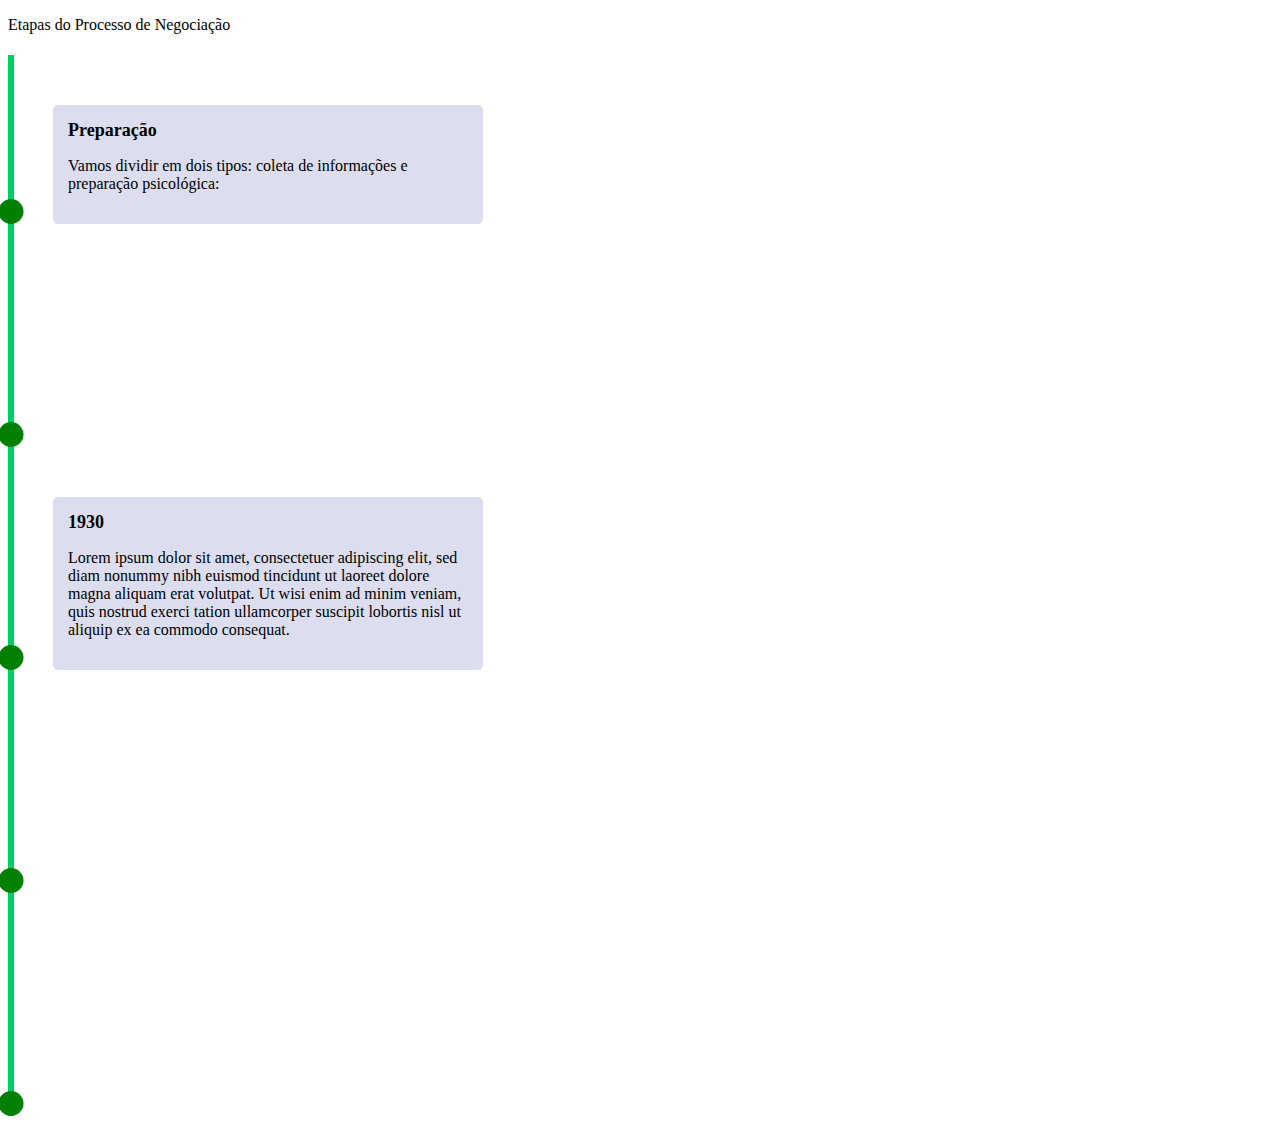
<file: roxo/index.html>
<!DOCTYPE html>
<html lang="en">
<head>
    <meta charset="UTF-8">
    <meta name="viewport" content="width=device-width, initial-scale=1.0">
    <title>Document</title>
    <link rel="stylesheet" href="style.css">
    <script src="script.js" defer></script>
</head>
<body>
    <body>
        <!--  inicio timeline -->
        
        <div class="text-center text-uppercase">
          <p>Etapas do Processo de Negociação</p>
        </div>
      
        
      <div class="container">
        <ul class="timelineul" id="timeLine">
          <li>
            <div>
              <time>Preparação <i class="bi bi-person-check-fill"></i></time>
              <p>Vamos dividir em dois tipos: coleta de informações e preparação psicológica:</p>
            </div>
            
          </li>
          <li>
            <div>
              <time>1920</time>
              <p>Lorem ipsum dolor sit amet, consectetuer adipiscing elit, sed diam nonummy nibh euismod tincidunt ut laoreet dolore magna aliquam erat volutpat. Ut wisi enim ad minim veniam, quis nostrud exerci tation ullamcorper suscipit lobortis nisl ut aliquip ex ea commodo consequat. 
    </p>
            </div>
          </li>
          <li>
            <div>
              <time>1930</time>
              <p>Lorem ipsum dolor sit amet, consectetuer adipiscing elit, sed diam nonummy nibh euismod tincidunt ut laoreet dolore magna aliquam erat volutpat. Ut wisi enim ad minim veniam, quis nostrud exerci tation ullamcorper suscipit lobortis nisl ut aliquip ex ea commodo consequat. 
    </p>
            </div>
          </li>
          <li>
            <div>
              <time>1940</time>
              <p>Lorem ipsum dolor sit amet, consectetuer adipiscing elit, sed diam nonummy nibh euismod tincidunt ut laoreet dolore magna aliquam erat volutpat. Ut wisi enim ad minim veniam, quis nostrud exerci tation ullamcorper suscipit lobortis nisl ut aliquip ex ea commodo consequat. 
    </p>
            </div>
          </li>
          <li>
            <div>
              <time>1950</time>
              <p>Lorem ipsum dolor sit amet, consectetuer adipiscing elit, sed diam nonummy nibh euismod tincidunt ut laoreet dolore magna aliquam erat volutpat. Ut wisi enim ad minim veniam, quis nostrud exerci tation ullamcorper suscipit lobortis nisl ut aliquip ex ea commodo consequat. 
    </p>
            </div>
          </li>
        </ul>
        
      </div>
       
         <!-- fim da timeline -->
      </body>
</body>
</html>
</file>
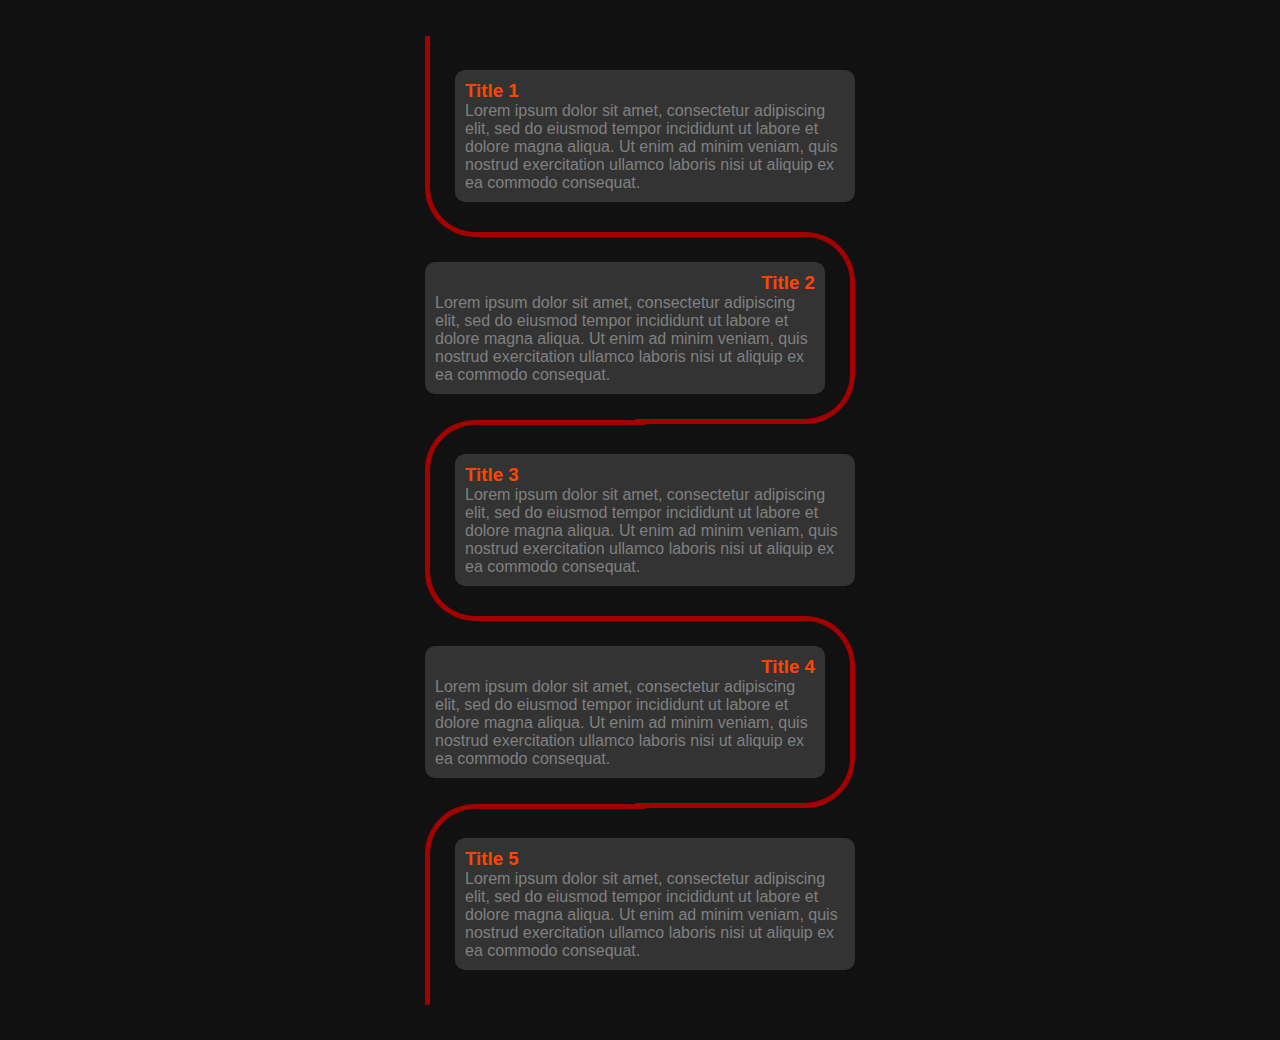
<file: timeline/index.html>
<!DOCTYPE html>
<html lang="pt-br">
<head>
    <meta charset="UTF-8">
    <meta name="viewport" content="width=device-width, initial-scale=1.0">
    <title>timeline</title>
    <link rel="stylesheet" href="style.css">
</head>
<body>
    <div class="timeline01">
        <div class="outer">
          <div class="card01">
            <div class="info">
              <h3 class="title01">Title 1</h3>
              <p>Lorem ipsum dolor sit amet, consectetur adipiscing elit, sed do eiusmod tempor incididunt ut labore et dolore magna aliqua. Ut enim ad minim veniam, quis nostrud exercitation ullamco laboris nisi ut aliquip ex ea commodo consequat. </p>
            </div>
          </div>
          <div class="card01">
            <div class="info">
              <h3 class="title01">Title 2</h3>
              <p>Lorem ipsum dolor sit amet, consectetur adipiscing elit, sed do eiusmod tempor incididunt ut labore et dolore magna aliqua. Ut enim ad minim veniam, quis nostrud exercitation ullamco laboris nisi ut aliquip ex ea commodo consequat. </p>
            </div>
          </div>
          <div class="card01">
            <div class="info">
              <h3 class="title01">Title 3</h3>
              <p>Lorem ipsum dolor sit amet, consectetur adipiscing elit, sed do eiusmod tempor incididunt ut labore et dolore magna aliqua. Ut enim ad minim veniam, quis nostrud exercitation ullamco laboris nisi ut aliquip ex ea commodo consequat. </p>
            </div>
          </div>
          <div class="card01">
            <div class="info">
              <h3 class="title01">Title 4</h3>
              <p>Lorem ipsum dolor sit amet, consectetur adipiscing elit, sed do eiusmod tempor incididunt ut labore et dolore magna aliqua. Ut enim ad minim veniam, quis nostrud exercitation ullamco laboris nisi ut aliquip ex ea commodo consequat. </p>
            </div>
          </div>
          <div class="card01">
            <div class="info">
              <h3 class="title01">Title 5</h3>
              <p>Lorem ipsum dolor sit amet, consectetur adipiscing elit, sed do eiusmod tempor incididunt ut labore et dolore magna aliqua. Ut enim ad minim veniam, quis nostrud exercitation ullamco laboris nisi ut aliquip ex ea commodo consequat. </p>
            </div>
          </div>
        </div>
      </div>
</body>
</html>
</file>
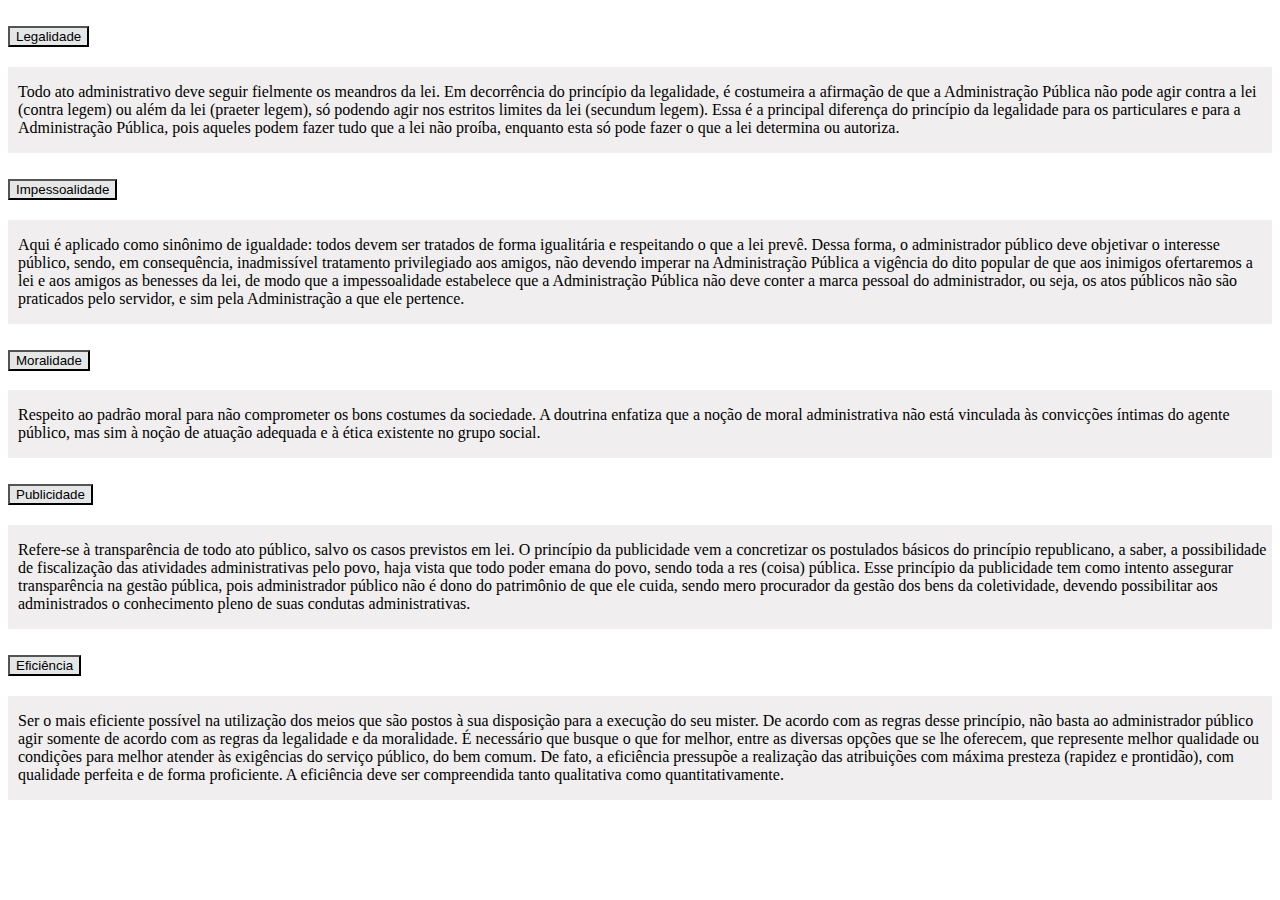
<file: accordion/inde.html>
<!DOCTYPE html>
<html lang="en">
<head>
    <meta charset="UTF-8">
    <meta name="viewport" content="width=device-width, initial-scale=1.0">
    <title>Document</title>
    <link href="https://cdn.jsdelivr.net/npm/bootstrap@5.3.2/dist/css/bootstrap.min.css" rel="stylesheet" integrity="sha384-T3c6CoIi6uLrA9TneNEoa7RxnatzjcDSCmG1MXxSR1GAsXEV/Dwwykc2MPK8M2HN" crossorigin="anonymous">
<script src="https://cdn.jsdelivr.net/npm/bootstrap@5.3.2/dist/js/bootstrap.bundle.min.js" integrity="sha384-C6RzsynM9kWDrMNeT87bh95OGNyZPhcTNXj1NW7RuBCsyN/o0jlpcV8Qyq46cDfL" crossorigin="anonymous"></script>
<link rel="stylesheet" href="style.css">
</head>
<body>
    
    <div class="container">
        <div class="accordion" id="accordionExample">
     <div class="accordion-item mt-2">
       <h2 class="accordion-header">
         <button class="accordion-button" type="button" data-bs-toggle="collapse" data-bs-target="#collapseOne" aria-expanded="true" aria-controls="collapseOne">
           Legalidade
         </button>
       </h2>
       <div id="collapseOne" class="accordion-collapse collapse show" data-bs-parent="#accordionExample">
         <div class="accordion-body sem-borda">
           <p>Todo ato administrativo deve seguir fielmente os meandros da lei. Em decorrência do princípio da legalidade, é costumeira a afirmação de que a Administração Pública não pode agir contra a lei (contra legem) ou além da lei (praeter legem), só podendo agir nos estritos limites da lei (secundum legem). Essa é a principal diferença do princípio da legalidade para os particulares e para a Administração Pública, pois aqueles podem fazer tudo que a lei não proíba, enquanto esta só pode fazer o que a lei determina ou autoriza.</p>
         </div>
       </div>
     </div>
   
     <div class="accordion-item mt-2">
       <h2 class="accordion-header">
         <button class="accordion-button collapsed" type="button" data-bs-toggle="collapse" data-bs-target="#collapseTwo" aria-expanded="false" aria-controls="collapseTwo">
           Impessoalidade
         </button>
       </h2>
       <div id="collapseTwo" class="accordion-collapse collapse" data-bs-parent="#accordionExample">
         <div class="accordion-body sem-borda">
           <p>Aqui é aplicado como sinônimo de igualdade: todos devem ser tratados de forma igualitária e respeitando o que a lei prevê. Dessa forma, o administrador público deve objetivar o interesse público, sendo, em consequência, inadmissível tratamento privilegiado aos amigos, não devendo imperar na Administração Pública a vigência do dito popular de que aos inimigos ofertaremos a lei e aos amigos as benesses da lei, de modo que a impessoalidade estabelece que a Administração Pública não deve conter a marca pessoal do administrador, ou seja, os atos públicos não são praticados pelo servidor, e sim pela Administração a que ele pertence.</p>
         </div>
       </div>
     </div>
   
     <div class="accordion-item mt-2">
       <h2 class="accordion-header">
         <button class="accordion-button collapsed" type="button" data-bs-toggle="collapse" data-bs-target="#collapseThree" aria-expanded="false" aria-controls="collapseThree">
           Moralidade
         </button>
       </h2>
       <div id="collapseThree" class="accordion-collapse collapse" data-bs-parent="#accordionExample">
         <div class="accordion-body sem-borda">
           <p>Respeito ao padrão moral para não comprometer os bons costumes da sociedade. A doutrina enfatiza que a noção de moral administrativa não está vinculada às convicções íntimas do agente público, mas sim à noção de atuação adequada e à ética existente no grupo social.</p>
         </div>
       </div>
     </div>
   
     <div class="accordion-item mt-2">
       <h2 class="accordion-header">
         <button class="accordion-button collapsed" type="button" data-bs-toggle="collapse" data-bs-target="#collapseFour" aria-expanded="false" aria-controls="collapseFour">
           Publicidade
         </button>
       </h2>
       <div id="collapseFour" class="accordion-collapse collapse" data-bs-parent="#accordionExample">
         <div class="accordion-body sem-borda">
           <p>Refere-se à transparência de todo ato público, salvo os casos previstos em lei. O princípio da publicidade vem a concretizar os postulados básicos do princípio republicano, a saber, a possibilidade de fiscalização das atividades administrativas pelo povo, haja vista que todo poder emana do povo, sendo toda a res (coisa) pública. Esse princípio da publicidade tem como intento assegurar transparência na gestão pública, pois administrador público não é dono do patrimônio de que ele cuida, sendo mero procurador da gestão dos bens da coletividade, devendo possibilitar aos administrados o conhecimento pleno de suas condutas administrativas.</p>
         </div>
       </div>
     </div>
   
   
     <div class="accordion-item mt-2">
       <h2 class="accordion-header">
         <button class="accordion-button collapsed" type="button" data-bs-toggle="collapse" data-bs-target="#collapseFive" aria-expanded="false" aria-controls="collapseFive">
           Eficiência
         </button>
       </h2>
       <div id="collapseFive" class="accordion-collapse collapse" data-bs-parent="#accordionExample">
         <div class="accordion-body sem-borda">
           <p>Ser o mais eficiente possível na utilização dos meios que são postos à sua disposição para a execução do seu mister. De acordo com as regras desse princípio, não basta ao administrador público agir somente de acordo com as regras da legalidade e da moralidade. É necessário que busque o que for melhor, entre as diversas opções que se lhe oferecem, que represente melhor qualidade ou condições para melhor atender às exigências do serviço público, do bem comum. De fato, a eficiência pressupõe a realização das atribuições com máxima presteza (rapidez e prontidão), com qualidade perfeita e de forma proficiente. A eficiência deve ser compreendida tanto qualitativa como quantitativamente.</p>
         </div>
       </div>
     </div>
   </div>
   </div>
</body>
</html>
</file>
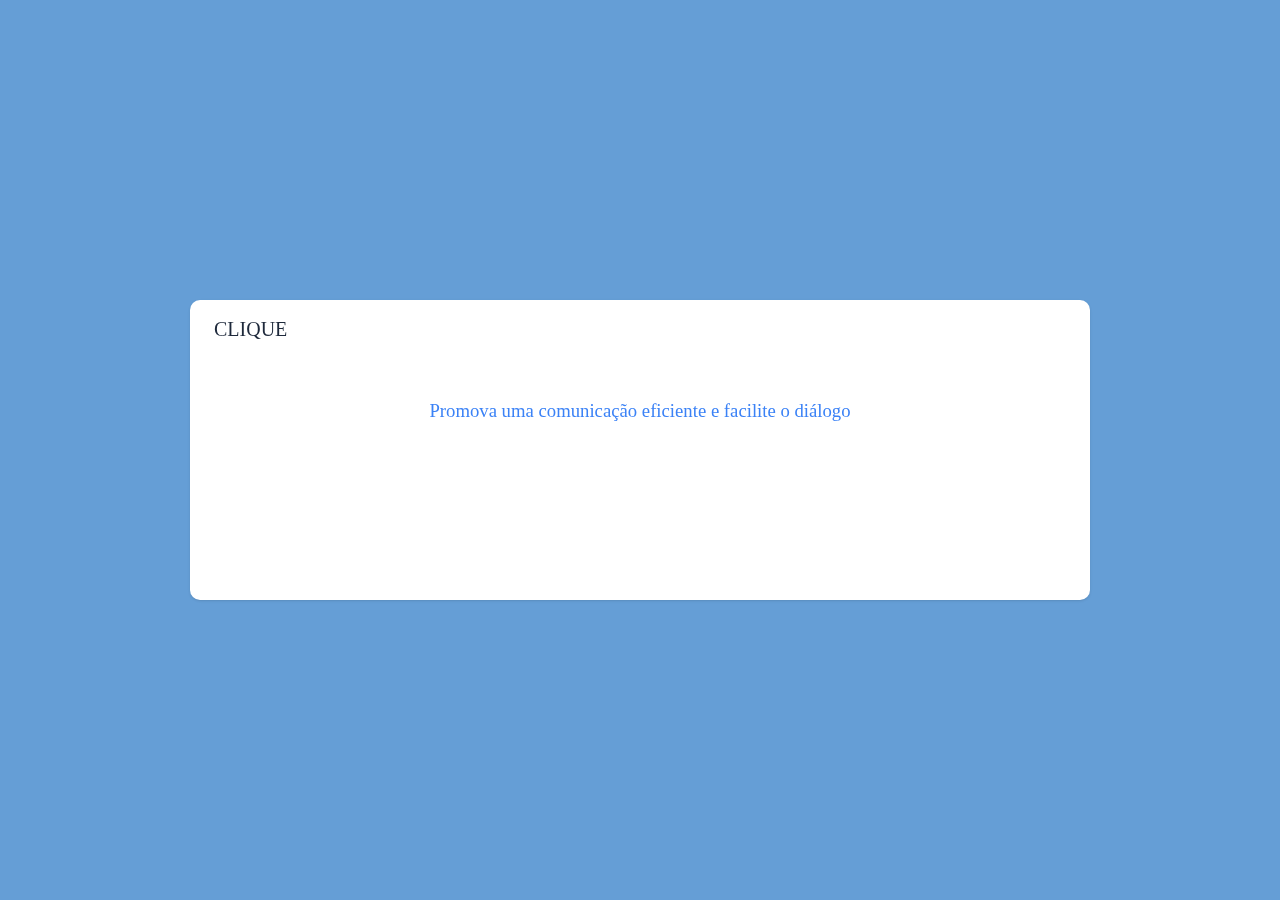
<file: flip/flip.html>
<!DOCTYPE html>
<html lang="en">
<head>
    <meta charset="UTF-8">
    <meta name="viewport" content="width=device-width, initial-scale=1.0">
    <title>Document</title>
    <link href="https://cdn.jsdelivr.net/npm/bootstrap@5.3.2/dist/css/bootstrap.min.css" rel="stylesheet" integrity="sha384-T3c6CoIi6uLrA9TneNEoa7RxnatzjcDSCmG1MXxSR1GAsXEV/Dwwykc2MPK8M2HN" crossorigin="anonymous">
<script src="https://cdn.jsdelivr.net/npm/bootstrap@5.3.2/dist/js/bootstrap.bundle.min.js" integrity="sha384-C6RzsynM9kWDrMNeT87bh95OGNyZPhcTNXj1NW7RuBCsyN/o0jlpcV8Qyq46cDfL" crossorigin="anonymous"></script>
<link rel="stylesheet" href="style.css">
</head>
<body>
    <div class="container">
        <div class="cards">
          <label id="summary">
            <input type="checkbox" />
            <article>
              <div class="front">
                <header>
                  <h2>CLIQUE</h2>
                  <span class="material-symbols-outlined"> <i class="fa-solid fa-hand-pointer fa-beat-fade"></i> </span>
                </header>
                
                <h3>Promova uma comunicação eficiente e facilite o diálogo </h3>
        
              </div>
              <div class="back">
                <header>
                  <span class="material-symbols-outlined"> close </span>
                </header>
                <div class="text-left">
                  <p>Os conflitos são causados pela falta de comunicação, portanto para administrar e até mesmo prevenir situações conflituosas, é necessário que haja diálogo entre colaboradores, equipes e líderes.</p>
                  <p>Uma cultura de comunicação aberta, com troca de informações de forma transparente já é um primeiro passo para até mesmo prevenir conflitos.</p>
                </div>
        
              </div>
            </article>
          </label>
          </div>
      </div>
</body>
</html>
</file>
<file: roxo/style.css>
/* timeline */



.timelineul {
  padding: 5px 0;
}

.timelineul li {
  position:relative;
  list-style-type: none;
  width: 6px;
  background-color:#03cc65;
  padding-top: 50px;

}

.timelineul li::after {
  background:green;
  content: '';
  width: 25px;
  height: 25px;
  border-radius: 50%;
  position:absolute;
  left:50%;
  transform: translateX(-50%);
  bottom: 0;
  }


.timelineul li div{
  position: relative;
  width: 400px;
  padding: 15px;
  border-radius: 5px;
  bottom: 0;
  background: rgba(131, 138, 197, 0.28);
}

.timelineul li:nth-child(odd) div {
  left: 45px;
}

.timelineul li:nth-child(even) div {
  left: -445px;
}

time {
  font-weight: bold;
  font-size: 18px;
  display: block;
  margin-bottom: 10px;
}

.timelineul li div {
  visibility: hidden;
  opacity: 0;
  transition: all .5s ease-in-out;
}

/* ul li:nth-child(odd) div {
  transform: translate3d(200px, 0, 0);
}

ul li:nth-child(even) div {
  transform: translate3d(-200px, 0, 0);
} */

.timelineul li.show div {
  transform: none;
  visibility: visible;
  opacity: 1;
}

@media screen and (max-width: 900px) {
  .timelineul li div {
    width: 250px;
  }
  .timelineul li:nth-child(even) div {
    left: -289px;
    /*250+45-6*/
  }
}


/* fim da timeline */
</file>
<file: timeline/style.css>
:root {
    --primary-color: #212121;
    --background-color: #111;
    --font: sans-serif;
  }
  
  * {
    margin: 0;
    padding: 0;
  }
  
  body {
    background: var(--background-color);
    font-family: var(--font);
    display: flex;
    justify-content: center;
  }
  
  /* Timeline Container */
  .timeline01 {
    margin: 20px auto;
    padding: 20px;
  }
  
  /* Card container */
  .card01 {
    position: relative;
    max-width: 400px;
  }
  
  /* setting padding based on even or odd */
  .card01:nth-child(odd) {
    padding: 30px 0 30px 30px;
  }
  .card01:nth-child(even) {
    padding: 30px 30px 30px 0;
  }
  /* Global ::before */
  .card01::before {
    content: "";
    position: absolute;
    width: 50%;
    border: solid rgb(165, 0, 0);
  }
  
  /* Setting the border of top, bottom, left */
  .card01:nth-child(odd)::before {
    left: 0px;
    top: -4.5px;
    bottom: -4.5px;
    border-width: 5px 0 5px 5px;
    border-radius: 50px 0 0 50px;
  }
  
  /* Setting the border of top, bottom, right */
  .card01:nth-child(even)::before {
    right: 0;
    top: 0;
    bottom: 0;
    border-width: 5px 5px 5px 0;
    border-radius: 0 50px 50px 0;
  }
  
  /* Removing the border if it is the first card */
  .card01:first-child::before {
    border-top: 0;
    border-top-left-radius: 0;
  }
  
  /* Removing the border if it is the last card  and it's odd */
  .card01:last-child:nth-child(odd)::before {
    border-bottom: 0;
    border-bottom-left-radius: 0;
  }
  
  /* Removing the border if it is the last card  and it's even */
  .card01:last-child:nth-child(even)::before {
    border-bottom: 0;
    border-bottom-right-radius: 0;
  }
  
  /* Information about the timeline */
  .info {
    display: flex;
    flex-direction: column;
    background: #333;
    color: gray;
    border-radius: 10px;
    padding: 10px;
  }
  
  /* Title of the card */
  .title01 {
    color: orangered;
    position: relative;
  }
  
  /* Timeline dot  */
  .title01
  ::before {
    content: "";
    position: absolute;
    width: 10px;
    height: 10px;
    background: white;
    border-radius: 999px;
    border: 3px solid orangered;
  }
  
  /* text right if the card is even  */
  .card01:nth-child(even) > .info > .title01 {
    text-align: right;
  }
  
  /* setting dot to the left if the card is odd */
  .card01:nth-child(odd) > .info > .title01::before {
    left: -45px;
  }
  
  /* setting dot to the right if the card is odd */
  .card01:nth-child(even) > .info > .title01::before {
    right: -45px;
  }
</file>
<file: accordion/style.css>
.accordion-body {
    background-color: rgb(240, 238, 238);
    border-top: none;
    display: flex;
    justify-content: center;
    flex-direction: column;
    padding-left: 10px;
  
    
}


.accordion-button {
    background-color: #e5e7e7;
    --bs-accordion-active-bg: #10ac44;
    --bs-accordion-btn-icon-bg: var(--white);
}
</file>
<file: flip/style.css>
body {
    margin: 0;
    height: 100vh;
    display: grid;
    place-items: center;
    background: #659ed6;
    color: #1e293b;
    font-family: "Euclid Circular A", "Poppins";
  }
  
  h2,
  h3,
  h4 {
    margin: 0;
    font-weight: 500;
  }
  
  
  
  .cards {
    display: flex;
    gap: 10px;
  }
  
  article {
    position: relative;
    perspective: 1000px;
    width: 100vh;
    height: 300px;
  }
  
  article header {
    display: flex;
    justify-content: space-between;
    align-items: center;
    height: 10px;
  
  }
  
  article header h2 {
    font-size: 20px;
  }
  
  article .front,
  article .back {
    position: absolute;
    top: 0;
    left: 0;
    right: 0;
    bottom: 0;
    text-align: center;
    backface-visibility: hidden;
    background: #ffffff;
    border-radius: 10px;
    box-shadow: rgba(0, 0, 0, 0) 0px 0px 0px 0px, rgba(0, 0, 0, 0) 0px 0px 0px 0px,
      rgba(0, 0, 0, 0.1) 0px 1px 3px 0px, rgba(0, 0, 0, 0.1) 0px 1px 2px -1px;
    padding: 24px;
    transition: 0.6s;
    cursor: pointer;
  }
  
  .back {
    transform: rotateY(180deg);
  }
  
  input {
    position: absolute;
    scale: 0;
  }
  
  input:checked ~ article .back {
    transform: rotateY(0);
  }
  
  input:checked ~ article .front {
    transform: rotateY(-180deg);
  }
  
  article var {
    font-style: normal;
    font-size: 80px;
    line-height: 1;
  }
  
  article h3 {
    margin: 3.5em 0 30px;
    font-weight: 500;
   
  }
  
  #summary :is(var, h3) {
    color: #3b82f6;
  }
  
  #overdue :is(var, h3) {
    color: #ef4444;
  }
  
  #features :is(var, h3) {
    color: #22c55e;
  }
  
  article :is(h4, p) {
    opacity: 0.5;
    font-size: 20px;
  }
  
  article p {
    margin-top: 0.5em;
  }
  
  .text-left{
    text-align: left;
  }
  
  .container{
   display: flex;
   justify-content: center;
  }
</file>
